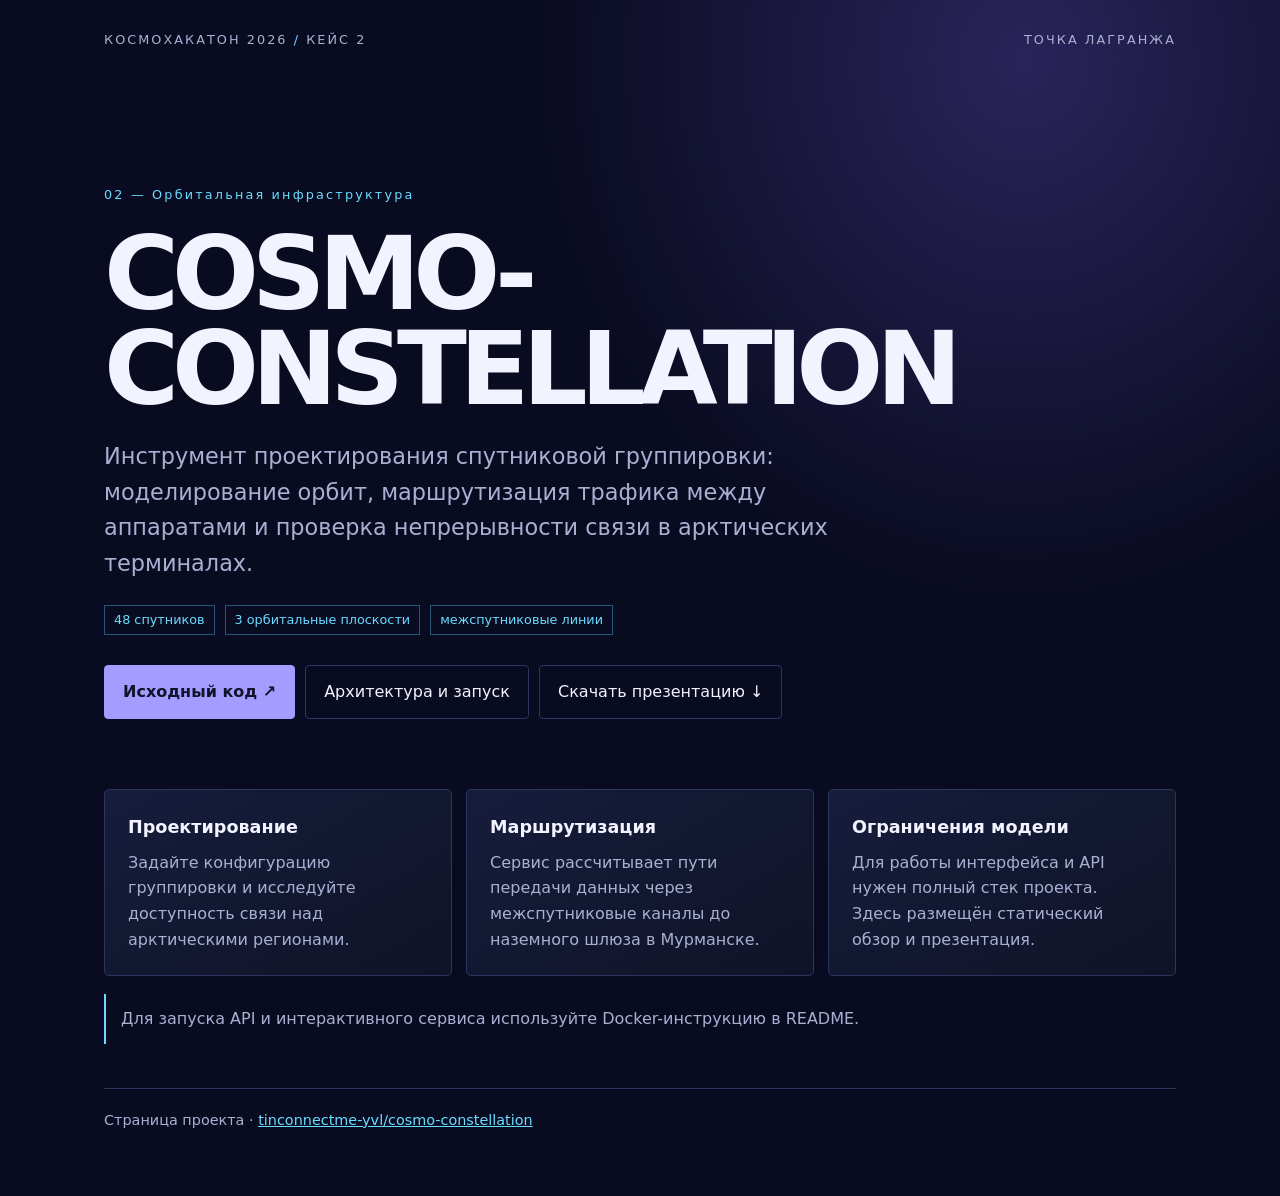
<file: index.html>
<!doctype html>
<html lang="ru"><head><meta charset="utf-8"><meta name="viewport" content="width=device-width,initial-scale=1"><meta name="theme-color" content="#090b20"><meta name="description" content="COSMO-CONSTELLATION — проектирование и анализ спутниковой группировки."><title>COSMO-CONSTELLATION</title><style>
:root{color-scheme:dark;--bg:#090b20;--panel:#111630;--line:#2d365e;--ink:#f2f3ff;--muted:#a9b0d2;--accent:#a69bff;--cyan:#69dcff}*{box-sizing:border-box}body{margin:0;background:radial-gradient(ellipse at 80% 5%,#29245a 0,transparent 34%),var(--bg);color:var(--ink);font:16px/1.6 system-ui,-apple-system,Segoe UI,sans-serif}main{max-width:1120px;margin:auto;padding:30px 24px 64px}header{display:flex;justify-content:space-between;color:var(--muted);font-size:.8rem;letter-spacing:.16em;text-transform:uppercase}.hero{padding:clamp(75px,15vh,145px) 0 70px}.eyebrow{color:var(--cyan);letter-spacing:.17em;font-size:.8rem}.hero h1{font-size:clamp(2.8rem,8vw,6.8rem);line-height:.93;letter-spacing:-.07em;margin:20px 0}.hero p{max-width:760px;font-size:clamp(1.1rem,2vw,1.4rem);color:var(--muted)}.actions,.tags{display:flex;gap:10px;flex-wrap:wrap}.actions{margin-top:30px}.btn{padding:13px 18px;text-decoration:none;color:var(--ink);border:1px solid var(--line);border-radius:4px}.btn.main{background:var(--accent);border-color:var(--accent);color:#11122b;font-weight:700}.tag{font-size:.8rem;padding:4px 9px;color:var(--cyan);border:1px solid #285475}.grid{display:grid;grid-template-columns:repeat(3,1fr);gap:14px}.card{background:linear-gradient(150deg,#161c3b,#101428);border:1px solid var(--line);padding:23px;border-radius:5px}.card h2{font-size:1.1rem;margin:0 0 9px}.card p{margin:0;color:var(--muted)}.note{margin-top:18px;padding:12px 15px;border-left:2px solid var(--cyan);color:var(--muted)}footer{margin-top:44px;border-top:1px solid var(--line);padding-top:20px;color:var(--muted);font-size:.9rem}a{color:var(--cyan)}@media(max-width:700px){.grid{grid-template-columns:1fr}header{gap:12px;flex-wrap:wrap}}
</style></head><body><main><header><span>КосмоХакатон 2026 <span style="color:var(--cyan)">/</span> Кейс 2</span><span>Точка Лагранжа</span></header><section class="hero"><div class="eyebrow">02 — Орбитальная инфраструктура</div><h1>COSMO-<br>CONSTELLATION</h1><p>Инструмент проектирования спутниковой группировки: моделирование орбит, маршрутизация трафика между аппаратами и проверка непрерывности связи в арктических терминалах.</p><div class="tags"><span class="tag">48 спутников</span><span class="tag">3 орбитальные плоскости</span><span class="tag">межспутниковые линии</span></div><div class="actions"><a class="btn main" href="https://github.com/tinconnectme-yvl/cosmo-constellation">Исходный код ↗</a><a class="btn" href="https://github.com/tinconnectme-yvl/cosmo-constellation/blob/main/README.md">Архитектура и запуск</a><a class="btn" href="POLUS_PITCH_DECK.pptx">Скачать презентацию ↓</a></div></section><section class="grid"><article class="card"><h2>Проектирование</h2><p>Задайте конфигурацию группировки и исследуйте доступность связи над арктическими регионами.</p></article><article class="card"><h2>Маршрутизация</h2><p>Сервис рассчитывает пути передачи данных через межспутниковые каналы до наземного шлюза в Мурманске.</p></article><article class="card"><h2>Ограничения модели</h2><p>Для работы интерфейса и API нужен полный стек проекта. Здесь размещён статический обзор и презентация.</p></article></section><div class="note">Для запуска API и интерактивного сервиса используйте Docker-инструкцию в README.</div><footer>Страница проекта · <a href="https://github.com/tinconnectme-yvl/cosmo-constellation">tinconnectme-yvl/cosmo-constellation</a></footer></main></body></html>
</file>
